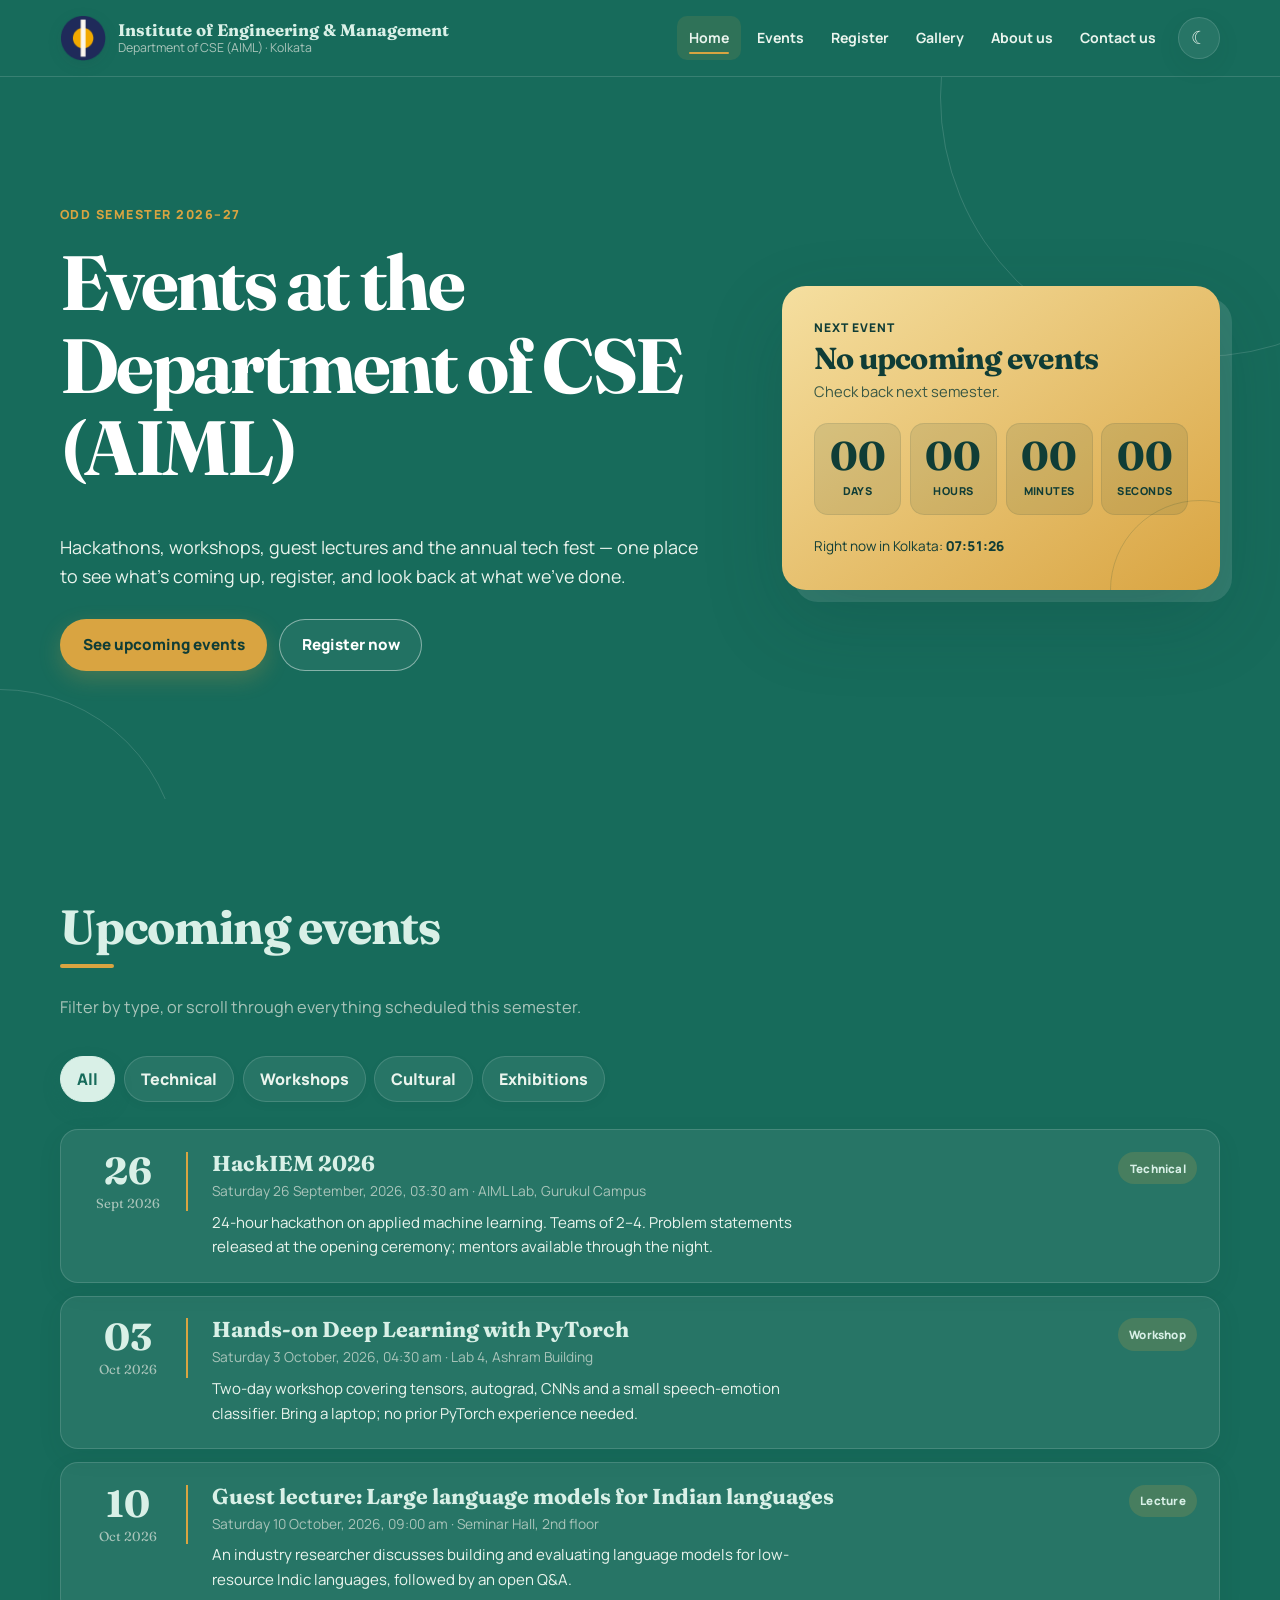
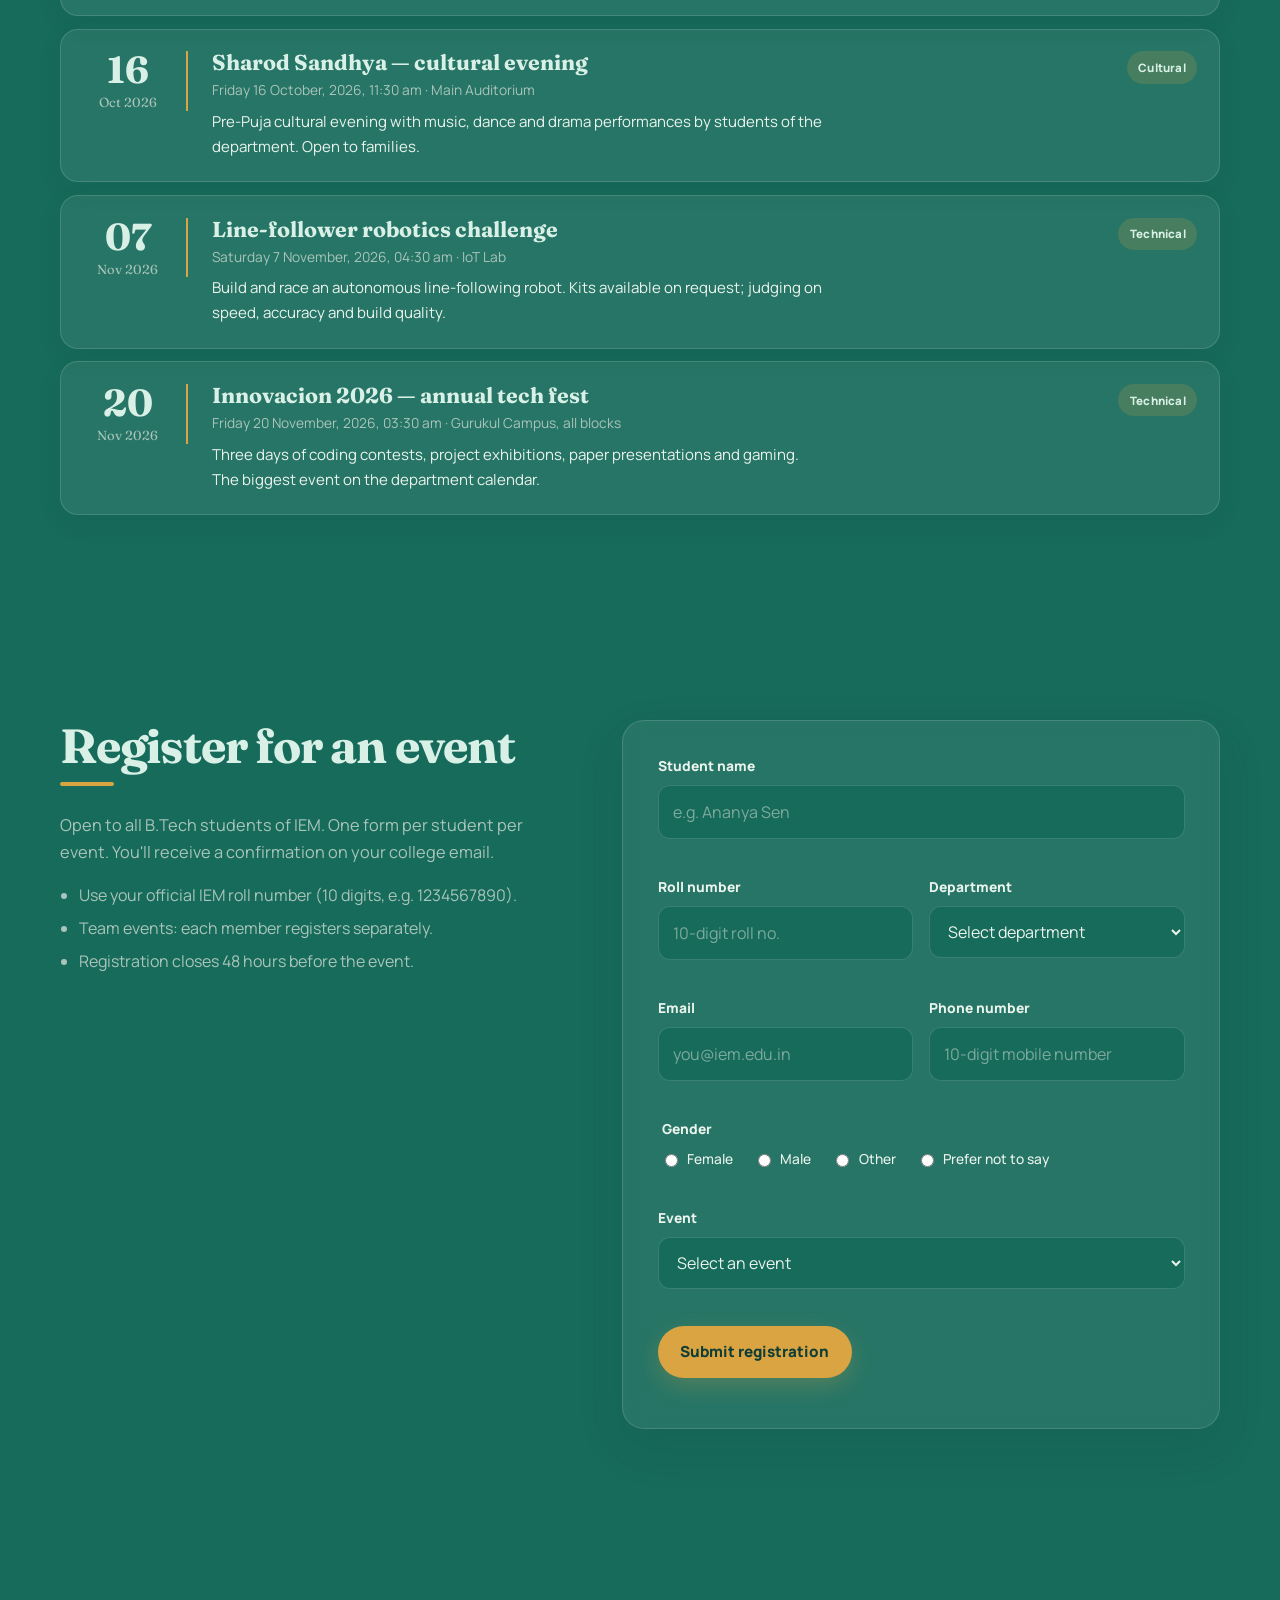
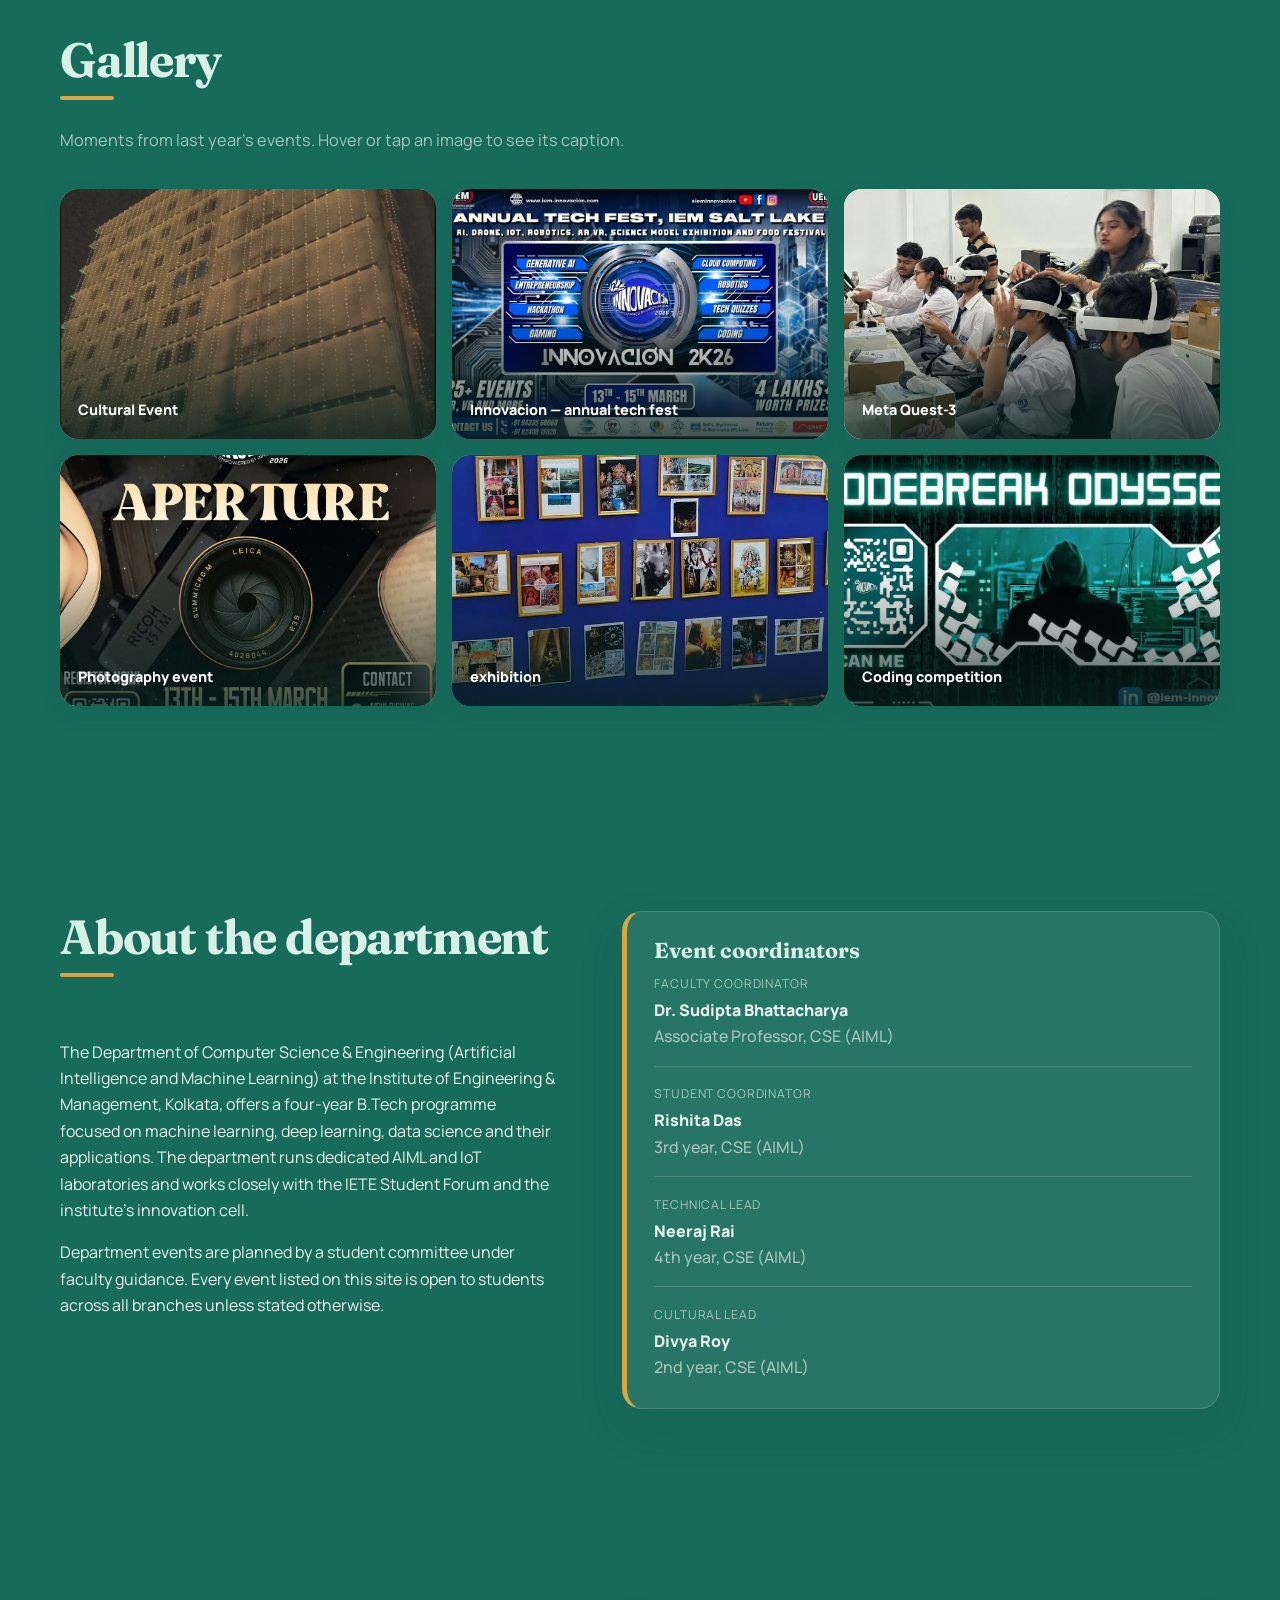
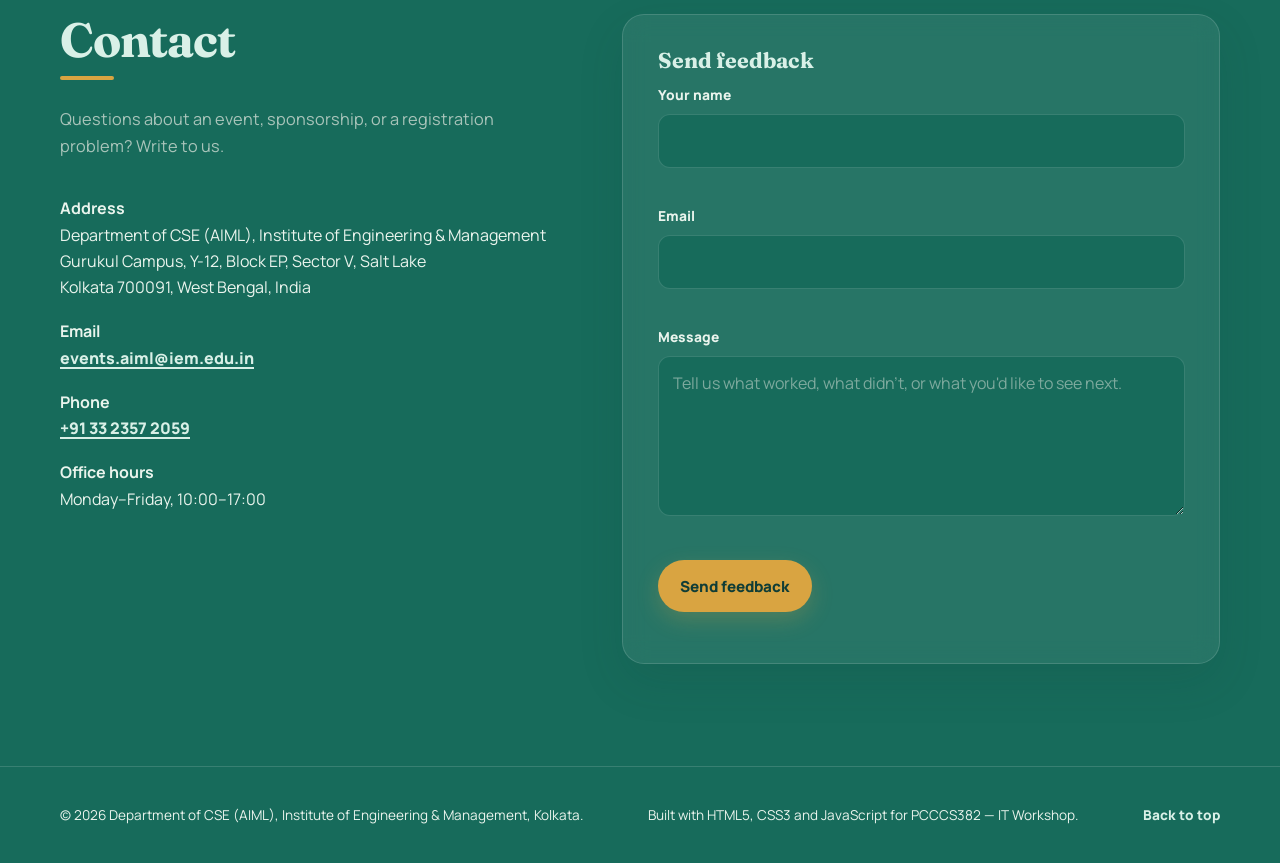
<file: index.html>
<!DOCTYPE html>
<html lang="en">
<head>
  <meta charset="UTF-8">
  <meta name="viewport" content="width=device-width, initial-scale=1.0">
  <title>IEM Events — Department of CSE (AIML), Institute of Engineering &amp; Management, Kolkata</title>
  <meta name="description" content="Upcoming events, registration, gallery and contact for the Department of CSE (AIML), IEM Kolkata.">
  <link rel="icon" type="image/png"href="./logo.png">
  <link rel="preconnect" href="https://fonts.googleapis.com">
  <link href="https://fonts.googleapis.com/css2?family=Fraunces:opsz,wght@9..144,500;9..144,700&family=Manrope:wght@400;500;700&display=swap" rel="stylesheet">
  <style>
/* IEM Events — single background colour for the whole site */

:root{
  /* >>> CHANGE THIS ONE CODE TO RECOLOUR THE ENTIRE WEBSITE (light mode) <<< */
  --site-bg:#176B5B;

  --indigo:#D9F0E7;
  --indigo-deep:#103D36;
  --indigo-2:#2A8C78;
  --marigold:#D9A441;
  --marigold-soft:#F5DFA0;
  --paper:var(--site-bg);
  --ink:#EAF4ED;
  --ink-muted:#A9C4BA;
  --line:rgba(255,255,255,.14);
  --surface:rgba(255,255,255,.07);
  --surface-solid:#FFFFFF;
  --tint:var(--site-bg);
  --error:#ff8a80;
  --success:#7dd39a;
  --shadow-sm:0 8px 24px rgba(16,61,54,.08);
  --shadow-md:0 18px 45px rgba(16,61,54,.13);
  --shadow-lg:0 30px 80px rgba(16,61,54,.19);
  --radius:18px;
  --radius-sm:12px;
  --wrap:1160px;
  --gutter:clamp(1rem,4vw,2.5rem);
  --font-display:"Fraunces",Georgia,"Times New Roman",serif;
  --font-body:"Manrope","Segoe UI",Roboto,Helvetica,Arial,sans-serif;
}

body.dark{
  /* >>> dark-mode background (also one code) <<< */
  --site-bg:#103D36;

  --paper:var(--site-bg);
  --tint:var(--site-bg);
  --ink:#f5f5fb;
  --ink-muted:#aeb5d0;
  --line:rgba(255,255,255,.11);
  --surface:rgba(20,27,61,.9);
  --surface-solid:#D9A441;
  --indigo:#D9F0E7;
  --indigo-2:#A9D7C8;
  --indigo-deep:#071F1B;
  --shadow-sm:0 8px 24px rgba(0,0,0,.22);
  --shadow-md:0 18px 45px rgba(0,0,0,.3);
  --shadow-lg:0 30px 80px rgba(0,0,0,.4);
}

*,
*::before,
*::after{box-sizing:border-box}

html{scroll-behavior:smooth;scroll-padding-top:88px}

body{
  margin:0;
  font-family:var(--font-body);
  font-size:1rem;
  line-height:1.65;
  color:var(--ink);
  background:var(--site-bg);
  transition:background-color .3s,color .3s;
  overflow-x:hidden;
}

img{max-width:100%;display:block}
a{color:inherit}
button,input,select,textarea{font:inherit}

h1,h2,h3{
  font-family:var(--font-display);
  color:var(--indigo);
  line-height:1.08;
  margin:0 0 .55em;
  font-weight:700;
}
h1{font-size:clamp(2.55rem,6vw,5.15rem);letter-spacing:-.035em}
h2{font-size:clamp(2rem,4vw,3rem);letter-spacing:-.025em}
h3{font-size:1.35rem}
p{margin:0 0 1em;max-width:68ch}

:focus-visible{outline:3px solid var(--marigold);outline-offset:4px}

.wrap{
  width:min(var(--wrap),100% - 2 * var(--gutter));
  margin-inline:auto;
}

/* Every section, the hero and the footer share the same background */
.section{padding:clamp(4rem,8vw,7rem) 0;position:relative;background:var(--site-bg)}
.section-tinted{background:var(--site-bg)}
.section-head{margin-bottom:2.2rem}
.section-head h2{position:relative;display:inline-block}
.section-head h2::after{
  content:"";
  display:block;
  width:54px;
  height:4px;
  margin-top:.65rem;
  border-radius:999px;
  background:var(--marigold);
}
.section-head p{color:var(--ink-muted);font-size:1.02rem}

/* ---------- Scroll progress ---------- */
.scroll-progress{
  position:fixed;
  top:0;
  left:0;
  width:0;
  height:3px;
  z-index:1000;
  background:linear-gradient(90deg,var(--marigold),#ffd968);
  box-shadow:0 0 14px rgba(217,164,65,.65);
}

/* ---------- Buttons ---------- */
.btn{
  display:inline-flex;
  align-items:center;
  justify-content:center;
  gap:.45rem;
  min-height:48px;
  padding:.78rem 1.35rem;
  border-radius:999px;
  font-weight:800;
  text-decoration:none;
  border:1px solid transparent;
  cursor:pointer;
  font-family:inherit;
  font-size:.95rem;
  position:relative;
  overflow:hidden;
  transition:transform .2s ease,box-shadow .2s ease,background-color .2s ease,color .2s ease;
}
.btn:hover{transform:translateY(-2px);box-shadow:0 10px 25px rgba(16,61,54,.16)}
.btn:active{transform:translateY(0) scale(.98)}
.btn-primary{background:var(--marigold);color:var(--indigo-deep);box-shadow:0 8px 22px rgba(217,164,65,.24)}
.btn-primary:hover{background:var(--marigold-soft);box-shadow:0 12px 30px rgba(217,164,65,.30)}
.btn-ghost{border-color:rgba(255,255,255,.45);color:#fff;background:rgba(255,255,255,.05);backdrop-filter:blur(8px)}
.btn-ghost:hover{background:rgba(255,255,255,.13)}

/* ---------- Header ---------- */
.site-header{
  position:sticky;
  top:0;
  z-index:50;
  background:var(--site-bg);
  border-bottom:1px solid var(--line);
  transition:box-shadow .25s ease;
}
.site-header.is-scrolled{box-shadow:var(--shadow-sm)}
.header-inner{
  display:flex;
  align-items:center;
  justify-content:space-between;
  gap:1rem;
  min-height:76px;
  padding:.65rem 0;
}
.brand{
  display:flex;
  align-items:center;
  gap:.75rem;
  text-decoration:none;
  min-width:0;
}
.brand-logo{
  width:46px;
  height:46px;
  flex:none;
  object-fit:contain;
  border-radius:12px;
  filter:drop-shadow(0 4px 7px rgba(16,61,54,.10));
}
.brand-text{display:flex;flex-direction:column;line-height:1.18}
.brand-text strong{font-family:var(--font-display);font-size:1.05rem;color:var(--indigo)}
.brand-text span{font-size:.77rem;color:var(--ink-muted)}
.site-nav{display:flex;align-items:center;gap:.2rem}
.site-nav a{
  position:relative;
  padding:.62rem .75rem;
  text-decoration:none;
  font-weight:700;
  font-size:.88rem;
  color:var(--ink);
  border-radius:10px;
  transition:color .2s,background .2s;
}
.site-nav a::after{
  content:"";
  position:absolute;
  left:.75rem;
  right:.75rem;
  bottom:.35rem;
  height:2px;
  border-radius:99px;
  background:var(--marigold);
  transform:scaleX(0);
  transform-origin:center;
  transition:transform .2s ease;
}
.site-nav a:hover,
.site-nav a.is-current{background:rgba(217,164,65,.12)}
.site-nav a:hover::after,
.site-nav a.is-current::after{transform:scaleX(1)}
.theme-toggle{
  margin-left:.4rem;
  width:42px;
  height:42px;
  border-radius:50%;
  border:1px solid var(--line);
  background:var(--surface);
  color:var(--ink);
  cursor:pointer;
  font-size:1.1rem;
  line-height:1;
  box-shadow:var(--shadow-sm);
  transition:transform .2s,background .2s;
}
.theme-toggle:hover{transform:rotate(12deg) scale(1.05)}
.nav-toggle{
  display:none;
  width:44px;
  height:44px;
  border:1px solid var(--line);
  background:var(--surface);
  border-radius:12px;
  cursor:pointer;
  flex-direction:column;
  justify-content:center;
  gap:5px;
  padding:0 10px;
}
.nav-toggle span{display:block;height:2px;border-radius:2px;background:var(--ink);transition:transform .2s,opacity .2s}
.nav-toggle[aria-expanded="true"] span:first-child{transform:translateY(7px) rotate(45deg)}
.nav-toggle[aria-expanded="true"] span:nth-child(2){opacity:0}
.nav-toggle[aria-expanded="true"] span:last-child{transform:translateY(-7px) rotate(-45deg)}

/* ---------- Hero ---------- */
.hero{
  position:relative;
  overflow:hidden;
  color:var(--ink);
  padding:clamp(5rem,10vw,8rem) 0;
  background:var(--site-bg);
}
.hero::before,
.hero::after{
  content:"";
  position:absolute;
  border-radius:50%;
  pointer-events:none;
  border:1px solid var(--line);
}
.hero::before{width:520px;height:520px;right:-180px;top:-240px}
.hero::after{width:360px;height:360px;left:-180px;bottom:-250px}
.hero-grid{
  position:relative;
  z-index:1;
  display:grid;
  grid-template-columns:1.25fr .85fr;
  gap:clamp(2rem,6vw,5rem);
  align-items:center;
}
.hero-copy{animation:heroIn .8s ease both}
.hero-kicker{
  color:var(--marigold);
  font-weight:800;
  letter-spacing:.12em;
  text-transform:uppercase;
  font-size:.78rem;
  margin-bottom:1rem;
}
.hero h1{color:#fff;max-width:850px}
.hero-lead{font-size:1.12rem;color:var(--ink);max-width:65ch}
.hero-actions{display:flex;flex-wrap:wrap;gap:.75rem;margin-top:1.7rem}
.hero .btn-ghost{color:#fff;border-color:rgba(255,255,255,.45);background:rgba(255,255,255,.05)}
.hero .btn-ghost:hover{background:rgba(255,255,255,.13)}

/* dark mode: hero text goes light */
body.dark .hero h1{color:#fff}
body.dark .hero .btn-ghost{color:#fff;border-color:rgba(255,255,255,.45);background:rgba(255,255,255,.05)}
body.dark .hero .btn-ghost:hover{background:rgba(255,255,255,.13)}

.countdown-card{
  position:relative;
  background:linear-gradient(145deg,#F5DFA0,var(--marigold));
  color:#103D36;
  padding:clamp(1.4rem,4vw,2rem);
  border-radius:24px;
  box-shadow:var(--shadow-lg),12px 12px 0 rgba(255,255,255,.12);
  overflow:hidden;
  animation:cardIn .9s .1s ease both;
}
.countdown-card::after{
  content:"";
  position:absolute;
  width:180px;height:180px;
  right:-70px;bottom:-90px;
  border:1px solid rgba(16,61,54,.16);
  border-radius:50%;
}
.countdown-label{
  font-weight:800;
  margin:0 0 .25rem;
  text-transform:uppercase;
  letter-spacing:.08em;
  font-size:.75rem;
}
.countdown-title{color:#103D36;font-size:clamp(1.45rem,3vw,1.9rem);margin-bottom:.25rem}
.countdown-meta{margin-bottom:1.25rem;opacity:.82;font-size:.92rem}
.countdown{
  display:grid;
  grid-template-columns:repeat(4,1fr);
  gap:.55rem;
  text-align:center;
}
.countdown div{
  background:rgba(16,61,54,.10);
  border:1px solid rgba(16,61,54,.09);
  border-radius:14px;
  padding:.75rem .25rem;
}
.countdown span{
  display:block;
  font-family:var(--font-display);
  font-size:clamp(1.7rem,4vw,2.5rem);
  font-weight:700;
  font-variant-numeric:tabular-nums;
  line-height:1;
}
.countdown small{font-size:.68rem;font-weight:800;text-transform:uppercase;letter-spacing:.04em}
.clock{margin:1.25rem 0 0;font-size:.85rem}
.clock time{font-weight:800;font-variant-numeric:tabular-nums}

/* ---------- Events ---------- */
.filters{display:flex;flex-wrap:wrap;gap:.55rem;margin-bottom:1.7rem}
.chip{
  padding:.55rem 1rem;
  border-radius:999px;
  border:1px solid var(--line);
  background:var(--surface);
  color:var(--ink);
  font-family:inherit;
  font-weight:800;
  cursor:pointer;
  box-shadow:0 3px 10px rgba(16,61,54,.04);
  transition:transform .18s,background .18s,color .18s,border-color .18s;
}
.chip:hover{transform:translateY(-2px);border-color:rgba(217,164,65,.58)}
.chip.is-active{background:var(--indigo);color:var(--paper);border-color:var(--indigo);box-shadow:0 8px 18px rgba(23,107,91,.22)}
body.dark .chip.is-active{background:var(--marigold);color:var(--indigo-deep);border-color:var(--marigold)}

.event-list{
  list-style:none;
  margin:0;
  padding:0;
  border:0;
  display:grid;
  gap:.8rem;
}
.event{
  display:grid;
  grid-template-columns:105px 1fr auto;
  gap:1.5rem;
  align-items:start;
  padding:1.35rem;
  border:1px solid var(--line);
  border-radius:18px;
  background:var(--surface);
  box-shadow:var(--shadow-sm);
  transition:transform .22s ease,box-shadow .22s ease,border-color .22s ease;
}
.event:hover{
  transform:translateY(-4px);
  box-shadow:var(--shadow-md);
  border-color:rgba(217,164,65,.48);
}
.event-date{
  text-align:center;
  font-family:var(--font-display);
  line-height:1;
  border-right:2px solid var(--marigold);
  padding:0 1rem 0 .2rem;
}
.event-date .day{font-size:2.35rem;font-weight:700;color:var(--indigo);display:block}
.event-date .month{font-size:.82rem;color:var(--ink-muted);display:block;margin-top:.35rem;line-height:1.25}
.event-body h3{margin-bottom:.3rem}
.event-venue{color:var(--ink-muted);font-size:.86rem;margin-bottom:.5rem}
.event-desc{margin:0;font-size:.94rem}
.event-tag{
  align-self:start;
  font-size:.72rem;
  font-weight:900;
  padding:.42rem .72rem;
  border-radius:999px;
  background:rgba(217,164,65,.18);
  color:var(--indigo);
  white-space:nowrap;
  letter-spacing:.02em;
}
body.dark .event-tag{background:rgba(217,164,65,.14);color:var(--marigold)}
.event.is-hidden{display:none}
.empty-note{color:var(--ink-muted);padding:2rem 0}

/* ---------- Forms ---------- */
.form-grid,.contact-grid,.about-grid{
  display:grid;
  grid-template-columns:1fr 1.2fr;
  gap:clamp(2rem,6vw,4rem);
  align-items:start;
}
.form-notes{padding-left:1.2rem;color:var(--ink-muted)}
.form-notes li{margin-bottom:.4rem}
.form{
  background:var(--surface);
  border:1px solid var(--line);
  border-radius:22px;
  padding:clamp(1.35rem,3vw,2.15rem);
  box-shadow:var(--shadow-md);
  backdrop-filter:blur(12px);
}
.field{margin-bottom:1.1rem;border:0;padding:0;min-width:0}
.field-row{display:grid;grid-template-columns:1fr 1fr;gap:1rem}
label,legend{display:block;font-weight:800;margin-bottom:.42rem;font-size:.86rem}
input[type="text"],input[type="email"],input[type="tel"],select,textarea{
  width:100%;
  padding:.82rem .9rem;
  border:1px solid var(--line);
  border-radius:12px;
  background:var(--paper);
  color:var(--ink);
  font:inherit;
  transition:border-color .2s,box-shadow .2s,background .2s;
}
input::placeholder,textarea::placeholder{color:var(--ink-muted);opacity:.7}
input[type="text"]:focus,input[type="email"]:focus,input[type="tel"]:focus,select:focus,textarea:focus{
  outline:none;
  border-color:var(--marigold);
  box-shadow:0 0 0 4px rgba(217,164,65,.16);
}
textarea{resize:vertical;min-height:120px}
input.is-invalid,select.is-invalid,textarea.is-invalid{border-color:var(--error);box-shadow:0 0 0 3px rgba(179,38,30,.08)}
.radio-row{display:flex;flex-wrap:wrap;gap:.5rem 1.25rem}
.radio-row label{font-weight:500;display:inline-flex;align-items:center;gap:.4rem;margin:0}
.radio-row input{accent-color:var(--indigo)}
.error{display:block;color:var(--error);font-size:.8rem;min-height:1.2em;margin-top:.25rem}
.form-status{margin-top:1rem;font-weight:800}
.form-status.ok{color:var(--success)}
.form-status.bad{color:var(--error)}
body.dark .form-status.ok{color:#7dd39a}
body.dark .error,body.dark .form-status.bad{color:#ff8a80}

/* ---------- Gallery ---------- */
.gallery{display:grid;grid-template-columns:repeat(3,1fr);gap:1rem}
.gallery-item{
  margin:0;
  position:relative;
  overflow:hidden;
  border-radius:18px;
  aspect-ratio:3/2;
  background:var(--indigo);
  box-shadow:var(--shadow-sm);
  isolation:isolate;
}
.gallery-item::after{
  content:"";
  position:absolute;
  inset:0;
  z-index:1;
  background:linear-gradient(to top,rgba(7,31,27,.78),transparent 55%);
  pointer-events:none;
}
.gallery-item img{
  width:100%;
  height:100%;
  object-fit:cover;
  transition:transform .6s cubic-bezier(.2,.7,.2,1),filter .5s ease;
}
.gallery-item figcaption{
  position:absolute;
  z-index:2;
  inset:auto 0 0 0;
  padding:1.1rem;
  color:#fff;
  transform:translateY(0);
  font-weight:800;
  font-size:.9rem;
  transition:transform .35s ease;
}
.gallery-item:hover img,.gallery-item:focus-within img{transform:scale(1.08);filter:saturate(1.15) contrast(1.03)}
.gallery-item:hover figcaption,.gallery-item:focus-within figcaption{transform:translateY(-3px)}

/* ---------- About ---------- */
.coordinators{
  background:var(--surface);
  border:1px solid var(--line);
  border-left:5px solid var(--marigold);
  padding:1.7rem;
  border-radius:20px;
  box-shadow:var(--shadow-md);
}
.coord-list{margin:0;display:grid;gap:1.1rem}
.coord-list div{padding-bottom:1rem;border-bottom:1px solid var(--line)}
.coord-list div:last-child{padding-bottom:0;border-bottom:0}
.coord-list dt{font-size:.76rem;color:var(--ink-muted);text-transform:uppercase;letter-spacing:.07em}
.coord-list dd{margin:.18rem 0 0;font-weight:800}
.coord-list dd span{font-weight:500;color:var(--ink-muted)}

/* ---------- Contact ---------- */
.contact-details{font-style:normal}
.contact-details p{margin-bottom:1.1rem}
.contact-details a{color:var(--indigo);font-weight:800;text-decoration-thickness:2px;text-underline-offset:3px}
.contact-details a:hover{color:var(--marigold)}

/* ---------- Footer ---------- */
.site-footer{
  background:var(--site-bg);
  color:var(--ink);
  border-top:1px solid var(--line);
  padding:2.3rem 0;
  font-size:.85rem;
}
.footer-inner{display:flex;flex-wrap:wrap;gap:1rem;justify-content:space-between;align-items:center}
.footer-inner p{margin:0}
.back-top{color:var(--indigo);font-weight:900;text-decoration:none}
.back-top:hover{text-decoration:underline}

/* ---------- Reveal animation ---------- */
.reveal{opacity:0;transform:translateY(18px);transition:opacity .65s ease,transform .65s ease}
.reveal.is-visible{opacity:1;transform:none}

@keyframes heroIn{from{opacity:0;transform:translateY(20px)}to{opacity:1;transform:none}}
@keyframes cardIn{from{opacity:0;transform:translateY(25px) scale(.98)}to{opacity:1;transform:none}}

@media (prefers-reduced-motion:reduce){
  html{scroll-behavior:auto}
  *,*::before,*::after{animation:none!important;transition:none!important}
  .reveal{opacity:1;transform:none}
}

/* ---------- Tablet ---------- */
@media (max-width:900px){
  .hero-grid,.form-grid,.contact-grid,.about-grid{grid-template-columns:1fr;gap:2.4rem}
  .hero-grid{max-width:760px}
  .gallery{grid-template-columns:repeat(2,1fr)}
  .brand-text span{display:none}
  .site-nav a{padding-inline:.6rem}
}

/* ---------- Mobile ---------- */
@media (max-width:680px){
  html{scroll-padding-top:72px}
  .header-inner{min-height:68px}
  .nav-toggle{display:flex}
  .site-nav{
    position:absolute;
    top:calc(100% + 8px);
    left:var(--gutter);
    right:var(--gutter);
    display:flex;
    flex-direction:column;
    align-items:stretch;
    gap:.25rem;
    padding:.7rem;
    border:1px solid var(--line);
    border-radius:18px;
    background:var(--site-bg);
    box-shadow:var(--shadow-lg);
    opacity:0;
    visibility:hidden;
    transform:translateY(-8px) scale(.98);
    transform-origin:top;
    transition:opacity .2s,visibility .2s,transform .2s;
  }
  .site-nav.is-open{opacity:1;visibility:visible;transform:none}
  .site-nav a{padding:.8rem 1rem;border-radius:12px}
  .site-nav a::after{display:none}
  .theme-toggle{margin:.25rem 0 0;width:100%;height:44px;border-radius:12px}
  .hero{padding:4.5rem 0 5rem}
  h1{font-size:clamp(2.35rem,13vw,3.5rem)}
  .hero-lead{font-size:1rem}
  .hero-actions{flex-direction:column;align-items:stretch}
  .hero-actions .btn{width:100%}
  .countdown-card{border-radius:20px}
  .event{grid-template-columns:76px 1fr;gap:1rem;padding:1rem}
  .event-date{padding-right:.7rem}
  .event-date .day{font-size:1.9rem}
  .event-tag{grid-column:2;justify-self:start;margin-top:-.35rem}
  .field-row{grid-template-columns:1fr}
  .gallery{grid-template-columns:1fr}
  .section{padding:4rem 0}
  .footer-inner{align-items:flex-start;flex-direction:column}
}

@media (max-width:420px){
  .countdown{gap:.35rem}
  .countdown div{padding:.65rem .15rem}
  .countdown span{font-size:1.5rem}
  .countdown small{font-size:.6rem}
}
  </style>
</head>
<body>

  <!-- ===================== HEADER / NAVIGATION ===================== -->
  <header class="site-header" id="top">
    <div class="wrap header-inner">
      <a href="#top" class="brand">
        <img src="logo.png" alt="IEM KOLKATA logo" class="brand-logo">
        <span class="brand-text">
          <strong>Institute of Engineering &amp; Management</strong>
          <span>Department of CSE (AIML) · Kolkata</span>
        </span>
      </a>

      <button class="nav-toggle" id="navToggle" aria-label="Open menu" aria-expanded="false" aria-controls="siteNav">
        <span></span><span></span><span></span>
      </button>

      <nav class="site-nav" id="siteNav">
        <a href="#home">Home</a>
        <a href="#events">Events</a>
        <a href="#register">Register</a>
        <a href="#gallery">Gallery</a>
        <a href="#about">About us</a>
        <a href="#contact">Contact us</a>
        <button class="theme-toggle" id="themeToggle" aria-label="Switch to dark mode" title="Toggle dark / light mode">
          <span class="theme-icon" aria-hidden="true">☾</span>
        </button>
      </nav>
    </div>
  </header>

  <main>

    <!-- ===================== HOME / HERO ===================== -->
    <section class="hero" id="home">
      <div class="wrap hero-grid">
        <div class="hero-copy">
          <p class="hero-kicker">Odd semester 2026–27</p>
          <h1>Events at the<br>Department of CSE (AIML)</h1>
          <p class="hero-lead">
            Hackathons, workshops, guest lectures and the annual tech fest — one place
            to see what's coming up, register, and look back at what we've done.
          </p>
          <div class="hero-actions">
            <a href="#events" class="btn btn-primary">See upcoming events</a>
            <a href="#register" class="btn btn-ghost">Register now</a>
          </div>
        </div>

        <!-- JS feature 1: live countdown to the next event -->
        <aside class="countdown-card" aria-live="polite">
          <p class="countdown-label">Next event</p>
          <h2 class="countdown-title" id="cdTitle">Loading…</h2>
          <p class="countdown-meta" id="cdMeta"></p>
          <div class="countdown" id="countdown">
            <div><span id="cdDays">00</span><small>days</small></div>
            <div><span id="cdHours">00</span><small>hours</small></div>
            <div><span id="cdMins">00</span><small>minutes</small></div>
            <div><span id="cdSecs">00</span><small>seconds</small></div>
          </div>
          <!-- JS feature 2: digital clock -->
          <p class="clock">Right now in Kolkata: <time id="clock">--:--:--</time></p>
        </aside>
      </div>
    </section>

    <!-- ===================== EVENTS ===================== -->
    <section class="section" id="events">
      <div class="wrap">
        <div class="section-head">
          <h2>Upcoming events</h2>
          <p>Filter by type, or scroll through everything scheduled this semester.</p>
        </div>

        <!-- JS feature 3: dynamic event filtering -->
        <div class="filters" id="eventFilters" role="group" aria-label="Filter events by category">
          <button class="chip is-active" data-filter="all">All</button>
          <button class="chip" data-filter="technical">Technical</button>
          <button class="chip" data-filter="workshop">Workshops</button>
          <button class="chip" data-filter="cultural">Cultural</button>
          <button class="chip" data-filter="lecture">Exhibitions</button>
        </div>

        <ol class="event-list" id="eventList">
          <!-- Rendered by the script below from the EVENTS array -->
        </ol>
        <p class="empty-note" id="eventEmpty" hidden>No events in this category yet. Check back soon.</p>
      </div>
    </section>

    <!-- ===================== REGISTRATION ===================== -->
    <section class="section section-tinted" id="register">
      <div class="wrap form-grid">
        <div class="section-head">
          <h2>Register for an event</h2>
          <p>
            Open to all B.Tech students of IEM. One form per student per event.
            You'll receive a confirmation on your college email.
          </p>
          <ul class="form-notes">
            <li>Use your official IEM roll number (10 digits, e.g. 1234567890).</li>
            <li>Team events: each member registers separately.</li>
            <li>Registration closes 48 hours before the event.</li>
          </ul>
        </div>

        <!-- JS feature 4: form validation -->
        <form class="form" id="regForm" novalidate>
          <div class="field">
            <label for="studentName">Student name</label>
            <input type="text" id="studentName" name="studentName" placeholder="e.g. Ananya Sen" autocomplete="name">
            <small class="error" id="err-studentName"></small>
          </div>

          <div class="field-row">
            <div class="field">
              <label for="rollNo">Roll number</label>
              <input type="text" id="rollNo" name="rollNo" inputmode="numeric" placeholder="10-digit roll no.">
              <small class="error" id="err-rollNo"></small>
            </div>
            <div class="field">
              <label for="department">Department</label>
              <select id="department" name="department">
                <option value="">Select department</option>
                <option>CSE (AIML)</option>
                <option>CSE</option>
                <option>CSBS</option>
                <option>IT</option>
                <option>ECE</option>
                <option>EE</option>
                <option>ME</option>
                <option>CE</option>
              </select>
              <small class="error" id="err-department"></small>
            </div>
          </div>

          <div class="field-row">
            <div class="field">
              <label for="email">Email</label>
              <input type="email" id="email" name="email" placeholder="you@iem.edu.in" autocomplete="email">
              <small class="error" id="err-email"></small>
            </div>
            <div class="field">
              <label for="phone">Phone number</label>
              <input type="tel" id="phone" name="phone" inputmode="tel" placeholder="10-digit mobile number" autocomplete="tel">
              <small class="error" id="err-phone"></small>
            </div>
          </div>

          <fieldset class="field">
            <legend>Gender</legend>
            <div class="radio-row" id="genderGroup">
              <label><input type="radio" name="gender" value="Female"> Female</label>
              <label><input type="radio" name="gender" value="Male"> Male</label>
              <label><input type="radio" name="gender" value="Other"> Other</label>
              <label><input type="radio" name="gender" value="Prefer not to say"> Prefer not to say</label>
            </div>
            <small class="error" id="err-gender"></small>
          </fieldset>

          <div class="field">
            <label for="eventSelect">Event</label>
            <select id="eventSelect" name="eventSelect">
              <option value="">Select an event</option>
              <!-- Options filled by the script below -->
            </select>
            <small class="error" id="err-eventSelect"></small>
          </div>

          <button type="submit" class="btn btn-primary">Submit registration</button>
          <p class="form-status" id="regStatus" role="status" aria-live="polite"></p>
        </form>
      </div>
    </section>

    <!-- ===================== GALLERY ===================== -->
    <section class="section" id="gallery">
      <div class="wrap">
        <div class="section-head">
          <h2>Gallery</h2>
          <p>Moments from last year's events. Hover or tap an image to see its caption.</p>
        </div>

        <div class="gallery">
          <figure class="gallery-item">
            <img src="cultural.jpeg" alt="Students working at laptops during the 24-hour hackathon" loading="lazy">
            <figcaption>Cultural Event</figcaption>
          </figure>
          <figure class="gallery-item">
            <img src="innovation.jpeg" alt="Crowd at the annual tech fest opening" loading="lazy">
            <figcaption>Innovacion — annual tech fest</figcaption>
          </figure>
          <figure class="gallery-item">
            <img src="arvr.jpeg" alt="Hands-on machine learning workshop in the AIML lab" loading="lazy">
            <figcaption>Meta Quest-3</figcaption>
          </figure>
          <figure class="gallery-item">
            <img src="aperture.jpeg" alt="Stage performance during the cultural night" loading="lazy">
            <figcaption>Photography event</figcaption>
          </figure>
          <figure class="gallery-item">
            <img src="exhi.jpeg" alt="Robot on the line-follower track at the robotics challenge" loading="lazy">
            <figcaption>exhibition</figcaption>
          </figure>
          <figure class="gallery-item">
            <img src="odde.jpeg" alt="Guest speaker addressing students in the seminar hall" loading="lazy">
            <figcaption>Coding competition</figcaption>
          </figure>
        </div>
      </div>
    </section>

    <!-- ===================== ABOUT US ===================== -->
    <section class="section section-tinted" id="about">
      <div class="wrap about-grid">
        <div>
          <div class="section-head">
            <h2>About the department</h2>
          </div>
          <p>
            The Department of Computer Science &amp; Engineering (Artificial Intelligence and
            Machine Learning) at the Institute of Engineering &amp; Management, Kolkata, offers a
            four-year B.Tech programme focused on machine learning, deep learning, data science
            and their applications. The department runs dedicated AIML and IoT laboratories
            and works closely with the IETE Student Forum and the institute's innovation cell.
          </p>
          <p>
            Department events are planned by a student committee under faculty guidance.
            Every event listed on this site is open to students across all branches unless
            stated otherwise.
          </p>
        </div>

        <div class="coordinators">
          <h3>Event coordinators</h3>
          <dl class="coord-list">
            <div>
              <dt>Faculty coordinator</dt>
              <dd>Dr. Sudipta Bhattacharya<br><span>Associate Professor, CSE (AIML)</span></dd>
            </div>
            <div>
              <dt>Student coordinator</dt>
              <dd>Rishita Das<br><span>3rd year, CSE (AIML)</span></dd>
            </div>
            <div>
              <dt>Technical lead</dt>
              <dd>Neeraj Rai<br><span>4th year, CSE (AIML)</span></dd>
            </div>
            <div>
              <dt>Cultural lead</dt>
              <dd>Divya Roy<br><span>2nd year, CSE (AIML)</span></dd>
            </div>
          </dl>
        </div>
      </div>
    </section>

    <!-- ===================== CONTACT ===================== -->
    <section class="section" id="contact">
      <div class="wrap contact-grid">
        <div>
          <div class="section-head">
            <h2>Contact</h2>
            <p>Questions about an event, sponsorship, or a registration problem? Write to us.</p>
          </div>
          <address class="contact-details">
            <p><strong>Address</strong><br>
              Department of CSE (AIML), Institute of Engineering &amp; Management<br>
              Gurukul Campus, Y-12, Block EP, Sector V, Salt Lake<br>
              Kolkata 700091, West Bengal, India</p>
            <p><strong>Email</strong><br><a href="mailto:events.aiml@iem.edu.in">events.aiml@iem.edu.in</a></p>
            <p><strong>Phone</strong><br><a href="tel:+913323572059">+91 33 2357 2059</a></p>
            <p><strong>Office hours</strong><br>Monday–Friday, 10:00–17:00</p>
          </address>
        </div>

        <form class="form" id="feedbackForm" novalidate>
          <h3>Send feedback</h3>
          <div class="field">
            <label for="fbName">Your name</label>
            <input type="text" id="fbName" name="fbName">
            <small class="error" id="err-fbName"></small>
          </div>
          <div class="field">
            <label for="fbEmail">Email</label>
            <input type="email" id="fbEmail" name="fbEmail">
            <small class="error" id="err-fbEmail"></small>
          </div>
          <div class="field">
            <label for="fbMessage">Message</label>
            <textarea id="fbMessage" name="fbMessage" rows="5" placeholder="Tell us what worked, what didn't, or what you'd like to see next."></textarea>
            <small class="error" id="err-fbMessage"></small>
          </div>
          <button type="submit" class="btn btn-primary">Send feedback</button>
          <p class="form-status" id="fbStatus" role="status" aria-live="polite"></p>
        </form>
      </div>
    </section>

  </main>

  <footer class="site-footer">
    <div class="wrap footer-inner">
      <p>© 2026 Department of CSE (AIML), Institute of Engineering &amp; Management, Kolkata.</p>
      <p>Built with HTML5, CSS3 and JavaScript for PCCCS382 — IT Workshop.</p>
      <a href="#top" class="back-top">Back to top</a>
    </div>
  </footer>

  <script>
'use strict';

const EVENTS = [
  {
    id: 'hackiem',
    name: 'HackIEM 2026',
    date: '2026-09-26T09:00:00+05:30',
    venue: 'AIML Lab, Gurukul Campus',
    category: 'technical',
    description: '24-hour hackathon on applied machine learning. Teams of 2–4. Problem statements released at the opening ceremony; mentors available through the night.'
  },
  {
    id: 'dl-workshop',
    name: 'Hands-on Deep Learning with PyTorch',
    date: '2026-10-03T10:00:00+05:30',
    venue: 'Lab 4, Ashram Building',
    category: 'workshop',
    description: 'Two-day workshop covering tensors, autograd, CNNs and a small speech-emotion classifier. Bring a laptop; no prior PyTorch experience needed.'
  },
  {
    id: 'guest-lecture',
    name: 'Guest lecture: Large language models for Indian languages',
    date: '2026-10-10T14:30:00+05:30',
    venue: 'Seminar Hall, 2nd floor',
    category: 'lecture',
    description: 'An industry researcher discusses building and evaluating language models for low-resource Indic languages, followed by an open Q&A.'
  },
  {
    id: 'cultural-night',
    name: 'Sharod Sandhya — cultural evening',
    date: '2026-10-16T17:00:00+05:30',
    venue: 'Main Auditorium',
    category: 'cultural',
    description: 'Pre-Puja cultural evening with music, dance and drama performances by students of the department. Open to families.'
  },
  {
    id: 'robotics',
    name: 'Line-follower robotics challenge',
    date: '2026-11-07T10:00:00+05:30',
    venue: 'IoT Lab',
    category: 'technical',
    description: 'Build and race an autonomous line-following robot. Kits available on request; judging on speed, accuracy and build quality.'
  },
  {
    id: 'innovacion',
    name: 'Innovacion 2026 — annual tech fest',
    date: '2026-11-20T09:00:00+05:30',
    venue: 'Gurukul Campus, all blocks',
    category: 'technical',
    description: 'Three days of coding contests, project exhibitions, paper presentations and gaming. The biggest event on the department calendar.'
  }
];

const CATEGORY_LABELS = {
  technical: 'Technical',
  workshop: 'Workshop',
  cultural: 'Cultural',
  lecture: 'Lecture'
};

const eventList = document.getElementById('eventList');
const eventEmpty = document.getElementById('eventEmpty');
const eventSelect = document.getElementById('eventSelect');

function formatDateParts(iso) {
  const d = new Date(iso);
  return {
    day: d.toLocaleDateString('en-IN', { day: '2-digit' }),
    month: d.toLocaleDateString('en-IN', { month: 'short', year: 'numeric' }),
    full: d.toLocaleDateString('en-IN', { weekday: 'long', day: 'numeric', month: 'long', year: 'numeric' }),
    time: d.toLocaleTimeString('en-IN', { hour: '2-digit', minute: '2-digit' })
  };
}

function renderEvents() {
  const sorted = [...EVENTS].sort((a, b) => new Date(a.date) - new Date(b.date));

  eventList.innerHTML = sorted.map(ev => {
    const dt = formatDateParts(ev.date);
    return `
      <li class="event reveal" data-category="${ev.category}">
        <div class="event-date">
          <span class="day">${dt.day}</span>
          <span class="month">${dt.month}</span>
        </div>
        <div class="event-body">
          <h3>${ev.name}</h3>
          <p class="event-venue">${dt.full}, ${dt.time} · ${ev.venue}</p>
          <p class="event-desc">${ev.description}</p>
        </div>
        <span class="event-tag">${CATEGORY_LABELS[ev.category]}</span>
      </li>`;
  }).join('');

  eventSelect.querySelectorAll('option:not(:first-child)').forEach(option => option.remove());

  sorted.forEach(ev => {
    const opt = document.createElement('option');
    const dt = formatDateParts(ev.date);
    opt.value = ev.id;
    opt.textContent = `${ev.name} (${dt.day} ${dt.month})`;
    eventSelect.appendChild(opt);
  });

  observeReveals();
}

function filterEvents(category) {
  let visible = 0;
  document.querySelectorAll('.event').forEach(el => {
    const show = category === 'all' || el.dataset.category === category;
    el.classList.toggle('is-hidden', !show);
    if (show) visible++;
  });
  eventEmpty.hidden = visible > 0;
}

document.getElementById('eventFilters').addEventListener('click', e => {
  const btn = e.target.closest('.chip');
  if (!btn) return;
  document.querySelectorAll('.chip').forEach(c => c.classList.remove('is-active'));
  btn.classList.add('is-active');
  filterEvents(btn.dataset.filter);
});

renderEvents();

/* Countdown */
const cd = {
  title: document.getElementById('cdTitle'),
  meta: document.getElementById('cdMeta'),
  days: document.getElementById('cdDays'),
  hours: document.getElementById('cdHours'),
  mins: document.getElementById('cdMins'),
  secs: document.getElementById('cdSecs')
};

function getNextEvent() {
  const now = Date.now();
  return [...EVENTS]
    .filter(ev => new Date(ev.date).getTime() > now)
    .sort((a, b) => new Date(a.date) - new Date(b.date))[0] || null;
}

const pad = n => String(n).padStart(2, '0');

function updateCountdown() {
  const next = getNextEvent();

  if (!next) {
    cd.title.textContent = 'No upcoming events';
    cd.meta.textContent = 'Check back next semester.';
    cd.days.textContent = cd.hours.textContent = cd.mins.textContent = cd.secs.textContent = '00';
    return;
  }

  const dt = formatDateParts(next.date);
  cd.title.textContent = next.name;
  cd.meta.textContent = `${dt.full} · ${next.venue}`;

  let diff = Math.max(0, new Date(next.date).getTime() - Date.now());
  const days = Math.floor(diff / 86400000); diff -= days * 86400000;
  const hours = Math.floor(diff / 3600000); diff -= hours * 3600000;
  const mins = Math.floor(diff / 60000); diff -= mins * 60000;
  const secs = Math.floor(diff / 1000);

  cd.days.textContent = pad(days);
  cd.hours.textContent = pad(hours);
  cd.mins.textContent = pad(mins);
  cd.secs.textContent = pad(secs);
}

/* Kolkata clock */
const clockEl = document.getElementById('clock');

function updateClock() {
  clockEl.textContent = new Date().toLocaleTimeString('en-IN', {
    timeZone: 'Asia/Kolkata',
    hour12: false,
    hour: '2-digit',
    minute: '2-digit',
    second: '2-digit'
  });
}

updateCountdown();
updateClock();
setInterval(() => {
  updateCountdown();
  updateClock();
}, 1000);

/* Dark / light mode */
const themeToggle = document.getElementById('themeToggle');
const themeIcon = themeToggle.querySelector('.theme-icon');

function applyTheme(mode) {
  const dark = mode === 'dark';
  document.body.classList.toggle('dark', dark);
  themeIcon.textContent = dark ? '☀' : '☾';
  themeToggle.setAttribute('aria-label', dark ? 'Switch to light mode' : 'Switch to dark mode');
  try { localStorage.setItem('iem-theme', mode); } catch (_) {}
}

(function initTheme() {
  let saved = null;
  try { saved = localStorage.getItem('iem-theme'); } catch (_) {}
  if (saved) return applyTheme(saved);
  const prefersDark = window.matchMedia && window.matchMedia('(prefers-color-scheme: dark)').matches;
  applyTheme(prefersDark ? 'dark' : 'light');
})();

themeToggle.addEventListener('click', () => {
  applyTheme(document.body.classList.contains('dark') ? 'light' : 'dark');
});

/* Validation */
const RULES = {
  name:  { re: /^[A-Za-z][A-Za-z .'-]{1,59}$/, msg: 'Enter your full name (letters, spaces, dots only).' },
  roll:  { re: /^\d{10}$/, msg: 'Roll number must be exactly 10 digits.' },
  email: { re: /^[^\s@]+@[^\s@]+\.[a-zA-Z]{2,}$/, msg: 'Enter a valid email address, e.g. name@iem.edu.in.' },
  phone: { re: /^[6-9]\d{9}$/, msg: 'Enter a valid 10-digit Indian mobile number.' }
};

function setError(id, message) {
  const field = document.getElementById(id);
  const err = document.getElementById('err-' + id);
  if (field) field.classList.toggle('is-invalid', Boolean(message));
  if (err) err.textContent = message || '';
  return !message;
}

function validateText(id, rule) {
  const value = document.getElementById(id).value.trim();
  if (!value) return setError(id, 'This field is required.');
  if (rule && !rule.re.test(value)) return setError(id, rule.msg);
  return setError(id, '');
}

function validateSelect(id, message) {
  const value = document.getElementById(id).value;
  return setError(id, value ? '' : message);
}

const regForm = document.getElementById('regForm');
const regStatus = document.getElementById('regStatus');

regForm.addEventListener('submit', e => {
  e.preventDefault();

  const checks = [
    validateText('studentName', RULES.name),
    validateText('rollNo', RULES.roll),
    validateSelect('department', 'Select your department.'),
    validateText('email', RULES.email),
    validateText('phone', RULES.phone),
    (() => {
      const chosen = regForm.querySelector('input[name="gender"]:checked');
      return setError('gender', chosen ? '' : 'Select an option.');
    })(),
    validateSelect('eventSelect', 'Select the event you want to register for.')
  ];

  if (checks.every(Boolean)) {
    const name = document.getElementById('studentName').value.trim();
    const eventName = eventSelect.options[eventSelect.selectedIndex].text;
    regStatus.className = 'form-status ok';
    regStatus.textContent = `Registered. Thanks ${name} — you're on the list for ${eventName}. A confirmation will be sent to your email.`;
    regForm.reset();
    regForm.querySelectorAll('.is-invalid').forEach(el => el.classList.remove('is-invalid'));
  } else {
    regStatus.className = 'form-status bad';
    regStatus.textContent = 'Some fields need attention. Fix the highlighted ones and submit again.';
    const firstBad = regForm.querySelector('.is-invalid');
    if (firstBad) firstBad.focus();
  }
});

regForm.addEventListener('input', e => {
  const id = e.target.id;
  if (!id || !document.getElementById('err-' + id)) return;
  if (e.target.classList.contains('is-invalid')) {
    const map = { studentName: RULES.name, rollNo: RULES.roll, email: RULES.email, phone: RULES.phone };
    if (map[id]) validateText(id, map[id]);
    else if (e.target.tagName === 'SELECT') validateSelect(id, 'This field is required.');
  }
});

const fbForm = document.getElementById('feedbackForm');
const fbStatus = document.getElementById('fbStatus');

fbForm.addEventListener('submit', e => {
  e.preventDefault();

  const checks = [
    validateText('fbName', RULES.name),
    validateText('fbEmail', RULES.email),
    (() => {
      const msg = document.getElementById('fbMessage').value.trim();
      if (!msg) return setError('fbMessage', 'Write a message before sending.');
      if (msg.length < 15) return setError('fbMessage', 'Message is too short — at least 15 characters.');
      return setError('fbMessage', '');
    })()
  ];

  if (checks.every(Boolean)) {
    fbStatus.className = 'form-status ok';
    fbStatus.textContent = 'Feedback sent. Thank you — the coordinators read every message.';
    fbForm.reset();
  } else {
    fbStatus.className = 'form-status bad';
    fbStatus.textContent = 'Fix the highlighted fields and send again.';
  }
});

/* Mobile navigation */
const navToggle = document.getElementById('navToggle');
const siteNav = document.getElementById('siteNav');

navToggle.addEventListener('click', () => {
  const open = siteNav.classList.toggle('is-open');
  navToggle.setAttribute('aria-expanded', String(open));
  navToggle.setAttribute('aria-label', open ? 'Close menu' : 'Open menu');
});

siteNav.querySelectorAll('a').forEach(a => a.addEventListener('click', () => {
  siteNav.classList.remove('is-open');
  navToggle.setAttribute('aria-expanded', 'false');
}));

/* Current-section highlighting */
const sections = document.querySelectorAll('main section[id]');
const navLinks = siteNav.querySelectorAll('a[href^="#"]');

if ('IntersectionObserver' in window) {
  const observer = new IntersectionObserver(entries => {
    entries.forEach(entry => {
      if (!entry.isIntersecting) return;
      navLinks.forEach(a => a.classList.toggle(
        'is-current',
        a.getAttribute('href') === '#' + entry.target.id
      ));
    });
  }, { rootMargin: '-40% 0px -55% 0px' });

  sections.forEach(s => observer.observe(s));
}

/* Header shadow + scroll progress */
const header = document.querySelector('.site-header');
const progress = document.createElement('div');
progress.className = 'scroll-progress';
document.body.appendChild(progress);

function updateScrollUI() {
  const scrollTop = window.scrollY;
  const max = document.documentElement.scrollHeight - window.innerHeight;
  progress.style.width = max > 0 ? `${(scrollTop / max) * 100}%` : '0%';
  header.classList.toggle('is-scrolled', scrollTop > 8);
}

window.addEventListener('scroll', updateScrollUI, { passive: true });
updateScrollUI();

/* Reveal sections and cards as they enter the viewport */
function observeReveals() {
  const items = document.querySelectorAll('.section:not(.reveal), .event.reveal, .form, .gallery-item, .coordinators');
  if (!('IntersectionObserver' in window)) {
    items.forEach(el => el.classList.add('is-visible'));
    return;
  }

  const revealObserver = new IntersectionObserver(entries => {
    entries.forEach(entry => {
      if (!entry.isIntersecting) return;
      entry.target.classList.add('reveal', 'is-visible');
      revealObserver.unobserve(entry.target);
    });
  }, { threshold: .08 });

  items.forEach(el => {
    if (!el.classList.contains('is-visible')) revealObserver.observe(el);
  });
}
observeReveals();

/* Close mobile menu when clicking outside */
document.addEventListener('click', e => {
  if (!siteNav.classList.contains('is-open')) return;
  if (siteNav.contains(e.target) || navToggle.contains(e.target)) return;
  siteNav.classList.remove('is-open');
  navToggle.setAttribute('aria-expanded', 'false');
});

/* Escape closes the mobile menu */
document.addEventListener('keydown', e => {
  if (e.key === 'Escape' && siteNav.classList.contains('is-open')) {
    siteNav.classList.remove('is-open');
    navToggle.setAttribute('aria-expanded', 'false');
    navToggle.focus();
  }
});
  </script>
</body>
</html>
</file>
